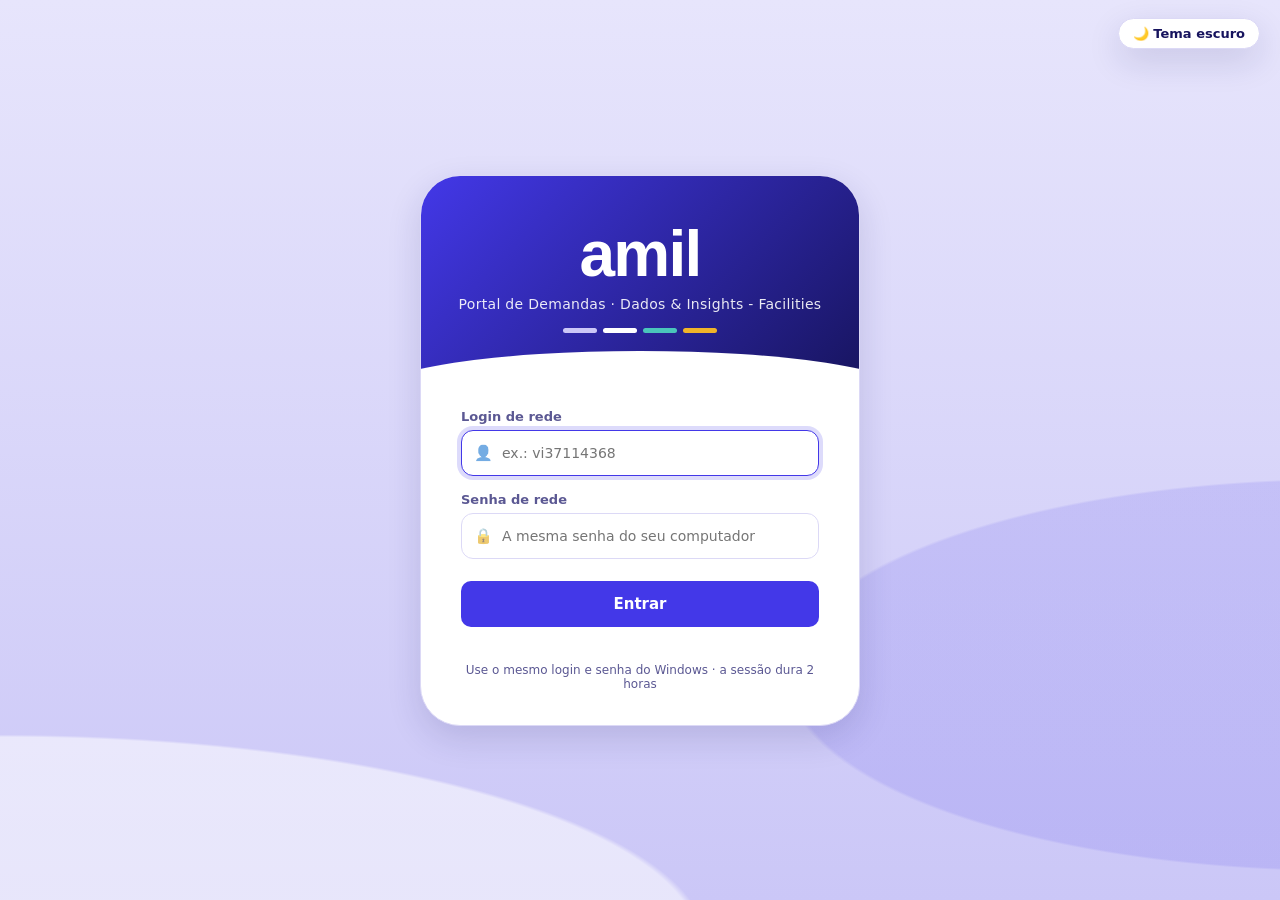
<file: index.html>
<!DOCTYPE html>
<html lang="pt-BR">
<head>
<meta charset="utf-8"><meta name="viewport" content="width=device-width, initial-scale=1">
<title>Login · Dados & Insights - Facilities</title>
<link rel="stylesheet" href="assets/style.css">
</head>
<body>
<div id="avisoArquivo" style="display:none;background:#D92D20;color:#fff;text-align:center;padding:14px;font-size:15px">
  ⚠ Você abriu o arquivo direto. Assim o portal fica em <b>modo teste</b> (sem e-mail e sem base compartilhada).<br>
  <a href="http://localhost:8080" style="color:#fff;font-weight:700;font-size:17px">👉 Clique aqui para abrir o portal correto: http://localhost:8080</a>
  <div style="font-size:12.5px;opacity:.9;margin-top:4px">Se não abrir, ligue antes o <b>iniciar_portal.bat</b>.</div>
</div>
<div class="login-bg">
  <button class="btn-tema login-tema" onclick="alternarTema()"></button>
  <div class="login-card">
    <div class="login-topo">
      <div class="logo">amil</div>
      <div class="sub">Portal de Demandas · Dados &amp; Insights - Facilities</div>
      <div class="login-faixa"><span style="background:var(--lav)"></span><span style="background:#fff"></span><span style="background:var(--teal)"></span><span style="background:var(--ouro)"></span></div>
    </div>
    <form class="login-corpo" id="frmLogin" onsubmit="return false">
      <div id="lgAviso" style="display:none;background:#FFF4E5;color:#8A4B00;border:1px solid #F5C27A;border-radius:10px;padding:9px 12px;font-size:13px;margin-bottom:14px;text-align:center"></div>
      <div class="campo"><label for="lgLogin">Login de rede</label>
        <div class="ico-inp"><span>👤</span><input id="lgLogin" autocomplete="username" placeholder="ex.: vi37114368" autofocus></div></div>
      <div class="campo"><label for="lgSenha">Senha de rede</label>
        <div class="ico-inp"><span>🔒</span><input id="lgSenha" type="password" autocomplete="current-password" placeholder="A mesma senha do seu computador"></div></div>
      <button class="btn" id="btnEntrar" type="submit">Entrar</button>
      <div class="login-erro" id="lgErro"></div>
      <div class="login-dica" id="lgDica"></div>
      <noscript><div class="aviso-js">Ative o JavaScript do navegador para usar o portal.</div></noscript>
    </form>
  </div>
</div>
<div id="modal"></div>
<script src="assets/dados.js"></script>
<script>
if (!MODO_REDE) document.getElementById("avisoArquivo").style.display = "block";
$("#lgDica").textContent = MODO_REDE ? "Use o mesmo login e senha do Windows · a sessão dura 2 horas" : "Modo teste local";
const q = new URLSearchParams(location.search), aviso = $("#lgAviso");
if (q.has("expirou")) { aviso.textContent = "⏱ Sua sessão expirou. Entre novamente com sua senha de rede."; aviso.style.display = "block"; }
if (q.has("saiu")) { aviso.textContent = "Você saiu do portal com segurança."; aviso.style.display = "block"; }
function destino(u) { return u.is_admin ? "quadro.html" : "formulario.html"; }
/* já logado e ainda dentro das 2 h? entra direto */
try {
  const s = sessao();
  if (s && MODO_REDE) {
    const r = reqSinc("GET", "api/sessao");
    if (r.status === 200) location.href = destino(s); else gravarSessao(null);
  }
} catch (e) { gravarSessao(null); }
$("#btnEntrar").onclick = () => {
  $("#lgErro").textContent = "";
  const b = $("#btnEntrar"); b.disabled = true; b.textContent = "Validando senha...";
  setTimeout(() => {
    try {
      const u = entrar($("#lgLogin").value, $("#lgSenha").value);
      if (!u.email || u.nome === u.matricula) abrirPerfil(true, s => location.href = destino(comFlags(s)));
      else location.href = destino(u);
    } catch (e) { $("#lgErro").textContent = e.message; $("#lgSenha").value = ""; $("#lgSenha").focus(); }
    b.disabled = false; b.textContent = "Entrar";
  }, 30);
};
</script>
</body>
</html>
</file>
<file: assets/style.css>
/* =====================================================================
   PALETA  (tema claro / tema escuro)
   Claro : lavanda #CBC7F7 | índigo #4338E8 | teal #4AC5BB | dourado #F0B429 | texto #17145E
   Escuro: lavanda acinz. #B8B4D6 | violeta claro #766BFF | teal #4AC5BB | dourado #F0B429 | texto #0F0D2E
   ===================================================================== */
:root, [data-tema="claro"] {
  --fundo:#CBC7F7; --fundo-2:#E7E5FC; --sup:#FFFFFF; --sup-2:#F6F5FE; --borda:#DCD9F6; --input:#FFFFFF;
  --texto:#17145E; --texto-2:#5B5893;
  --primaria:#4338E8; --on-primaria:#FFFFFF; --primaria-h:#3428d4;
  --teal:#4AC5BB; --on-teal:#0F0D59; --ouro:#F0B429; --on-ouro:#17145E; --lav:#CBC7F7; --on-lav:#17145E;
  --cab:#17145E; --on-cab:#FFFFFF; --erro:#D92D20;
  --sombra:0 12px 34px rgba(23,20,94,.14); --onda1:rgba(255,255,255,.55); --onda2:rgba(67,56,232,.13);
  --grade:rgba(23,20,94,.08);
}
[data-tema="escuro"] {
  --fundo:#0F0D2E; --fundo-2:#1A1748; --sup:#1C1950; --sup-2:#24215E; --borda:#373282; --input:#141238;
  --texto:#FFFFFF; --texto-2:#B8B4D6;
  --primaria:#766BFF; --on-primaria:#FFFFFF; --primaria-h:#8b82ff;
  --teal:#4AC5BB; --on-teal:#0F0D2E; --ouro:#F0B429; --on-ouro:#0F0D2E; --lav:#B8B4D6; --on-lav:#0F0D2E;
  --cab:#0A0920; --on-cab:#FFFFFF; --erro:#FF7A7A;
  --sombra:0 12px 34px rgba(0,0,0,.5); --onda1:rgba(118,107,255,.16); --onda2:rgba(74,197,187,.09);
  --grade:rgba(255,255,255,.08);
}

*{box-sizing:border-box}
html,body{margin:0;min-height:100%}
body{font-family:"Segoe UI",system-ui,Arial,sans-serif;color:var(--texto);background:var(--fundo);
  background-image:radial-gradient(130% 55% at 0% 105%, var(--onda1) 0 42%, transparent 42.5%),
                   radial-gradient(90% 45% at 105% 75%, var(--onda2) 0 48%, transparent 48.5%),
                   linear-gradient(180deg, var(--fundo-2), var(--fundo));
  background-attachment:fixed;transition:background-color .25s,color .25s}
input,select,textarea,button{font-family:inherit;font-size:14px;color:inherit}
.hidden{display:none!important}
.logo{font-family:"Segoe UI Semibold","Segoe UI",Arial,sans-serif;font-weight:700;letter-spacing:-1.8px;line-height:1}
.modo-local{background:var(--ouro);color:var(--on-ouro);font-size:12px;font-weight:600;text-align:center;padding:4px}
/* Quebra de textos longos (evita estourar caixas) */
.quebra,.tk-tit span:last-child,.tk-info,.dw-top h3,.caixa,.com,.grid div.i,.arq .nm{overflow-wrap:anywhere;word-break:break-word;min-width:0}

/* Botões */
.btn{background:var(--primaria);color:var(--on-primaria);border:0;border-radius:10px;padding:10px 20px;font-weight:600;cursor:pointer;transition:.15s}
.btn:hover{background:var(--primaria-h)} .btn:disabled{opacity:.6;cursor:wait}
.btn.sec{background:transparent;color:var(--texto);border:1.5px solid var(--borda)}
.btn.sec:hover{border-color:var(--primaria)}
.btn-tema{background:var(--sup);color:var(--texto);border:1.5px solid var(--borda);border-radius:30px;padding:7px 14px;cursor:pointer;font-size:13px;font-weight:600;box-shadow:var(--sombra)}
.btn-tema:hover{border-color:var(--primaria)}

/* ========== LOGIN ========== */
.login-bg{min-height:100vh;display:flex;align-items:center;justify-content:center;padding:24px;position:relative}
.login-tema{position:absolute;top:18px;right:20px}
.login-card{width:440px;max-width:100%;background:var(--sup);border-radius:40px;overflow:hidden;box-shadow:var(--sombra);border:1px solid var(--borda)}
.login-topo{background:linear-gradient(135deg,var(--primaria),var(--cab));color:#fff;text-align:center;padding:46px 30px 58px;position:relative}
.login-topo::after{content:"";position:absolute;left:-10%;right:-10%;bottom:-40px;height:80px;background:var(--sup);border-radius:50% 50% 0 0}
.login-topo .logo{font-size:64px;color:#fff}
.login-topo .sub{margin-top:10px;font-size:14px;opacity:.9;letter-spacing:.3px}
.login-faixa{display:flex;justify-content:center;gap:6px;margin-top:16px}
.login-faixa span{width:34px;height:5px;border-radius:5px}
.login-corpo{padding:18px 40px 34px;position:relative;z-index:1}
.campo{margin-bottom:16px}
.campo label{display:block;font-size:13px;font-weight:600;margin-bottom:6px;color:var(--texto-2)}
.campo .ico-inp{position:relative}
.campo .ico-inp span{position:absolute;left:13px;top:50%;transform:translateY(-50%);opacity:.6;font-size:15px}
.campo input{width:100%;height:46px;border:1.5px solid var(--borda);border-radius:12px;background:var(--input);padding:0 14px 0 40px;outline:none;transition:.15s}
.campo input:focus{border-color:var(--primaria);box-shadow:0 0 0 4px color-mix(in srgb,var(--primaria) 18%,transparent)}
.login-corpo .btn{width:100%;height:46px;font-size:15px;margin-top:6px}
.login-erro{color:var(--erro);min-height:20px;margin-top:12px;font-size:13.5px;text-align:center}
.login-dica{color:var(--texto-2);font-size:12px;text-align:center;margin-top:4px}
.aviso-js{background:#fff3f2;color:#b42318;padding:10px;border-radius:10px;margin-top:12px;font-size:13px;text-align:center}

/* ========== TOPO ========== */
.topo{background:var(--cab);color:var(--on-cab);height:58px;display:flex;align-items:center;justify-content:space-between;padding:0 22px;position:sticky;top:0;z-index:20;box-shadow:0 2px 10px rgba(0,0,0,.15)}
.topo-esq{display:flex;align-items:baseline;gap:12px}
.topo-esq .logo{font-size:26px;color:#fff}.topo-titulo{font-size:13px;opacity:.8}
#menu{display:flex;gap:4px}
#menu a{color:#fff;opacity:.75;padding:8px 14px;border-radius:8px;font-weight:600;text-decoration:none;font-size:14px}
#menu a.ativo{opacity:1;background:var(--primaria)} #menu a:hover{opacity:1}
.topo-dir{display:flex;gap:10px;align-items:center;font-size:13px}
.topo-dir .btn-tema{box-shadow:none;padding:5px 12px}
.lnk{background:none;border:1px solid rgba(255,255,255,.45);color:#fff;border-radius:8px;padding:5px 12px;cursor:pointer}

/* ========== FORMULÁRIO ========== */
.pagina-form{display:flex;justify-content:center;padding:28px 16px 70px}
.form-wrap{width:820px;max-width:100%}
.form-head{background:linear-gradient(120deg,var(--cab) 0%,var(--primaria) 100%);color:#fff;border-radius:18px 18px 0 0;padding:30px 34px 26px;position:relative;overflow:hidden}
.form-head::after{content:"";position:absolute;right:-60px;top:-60px;width:220px;height:220px;border-radius:50%;background:rgba(255,255,255,.07)}
.form-head .linha-topo{display:flex;justify-content:space-between;align-items:flex-start;gap:16px}
.form-head h1{margin:0;font-weight:300;font-size:32px;line-height:1.15}
.form-head .logo{font-size:40px;color:#fff}
.form-head p{margin:14px 0 0;font-size:13.5px;line-height:1.5;opacity:.92;max-width:600px}
.form-faixa{height:6px;display:flex}.form-faixa span{flex:1}
.form-corpo{background:var(--sup);border-radius:0 0 18px 18px;padding:22px 34px 30px;box-shadow:var(--sombra);border:1px solid var(--borda);border-top:0}
.ola{font-size:13px;color:var(--texto-2);margin-bottom:4px}.obrig{font-size:12.5px;color:var(--erro);margin-bottom:10px}
.q{padding:20px 22px;margin-top:14px;border-radius:14px;background:var(--sup-2);border:1.5px solid transparent;transition:.2s;position:relative}
.q:focus-within{border-color:var(--primaria)}
.q::before{content:"";position:absolute;left:0;top:16px;bottom:16px;width:4px;border-radius:4px;background:transparent;transition:.2s}
.q:focus-within::before{background:var(--primaria)}
.q.nova{animation:surgir .35s ease}
@keyframes surgir{from{opacity:0;transform:translateY(-6px)}to{opacity:1;transform:none}}
.q-tit{font-size:16px;font-weight:600;margin-bottom:4px}.q-tit .ast{color:var(--erro)}
.q-sub{font-size:12.5px;color:var(--texto-2);margin-bottom:10px;line-height:1.45}
.q-tit + .dd, .q-tit + .inp{margin-top:10px}
.q.erro{border-color:var(--erro)}
.q .msg-erro{color:var(--erro);font-size:12.5px;margin-top:8px;display:none}.q.erro .msg-erro{display:block}
.inp{width:100%;border:1.5px solid var(--borda);border-radius:10px;padding:11px 14px;background:var(--input);outline:none;transition:.15s}
textarea.inp{resize:vertical;min-height:90px;line-height:1.45}
.inp:focus{border-color:var(--primaria);box-shadow:0 0 0 4px color-mix(in srgb,var(--primaria) 16%,transparent)}
.inp::placeholder{color:var(--texto-2);opacity:.75}
.dd{position:relative}
.dd-campo{height:46px;display:flex;align-items:center;justify-content:space-between;padding:0 8px 0 14px;cursor:pointer;user-select:none;
  background:var(--input);border:1.5px solid var(--borda);border-radius:10px;transition:.15s}
.dd-campo:hover,.dd.aberto .dd-campo{border-color:var(--primaria)}
.dd-valor.vazio{color:var(--texto-2);opacity:.8}
.dd-seta{width:30px;height:30px;border-radius:50%;background:var(--primaria);display:grid;place-items:center;transition:transform .2s}
.dd-seta::after{content:"";width:8px;height:8px;border-right:2.5px solid #fff;border-bottom:2.5px solid #fff;transform:translateY(-2px) rotate(45deg)}
.dd.aberto .dd-seta{transform:rotate(180deg)}
.dd-painel{display:none;position:absolute;left:0;right:0;top:calc(100% + 6px);background:var(--sup);z-index:15;padding:8px;
  border-radius:12px;box-shadow:var(--sombra);border:1px solid var(--borda);max-height:340px;overflow:auto}
.dd.aberto .dd-painel{display:block}
.op{display:flex;align-items:center;gap:12px;padding:10px 10px;cursor:pointer;border-radius:8px;font-size:14px}
.op:hover{background:var(--sup-2)}
.op input{appearance:none;-webkit-appearance:none;width:20px;height:20px;border:2px solid var(--texto-2);border-radius:50%;margin:0;display:grid;place-items:center;cursor:pointer;flex-shrink:0}
.op input:checked{border-color:var(--primaria)}
.op input:checked::after{content:"";width:10px;height:10px;border-radius:50%;background:var(--primaria)}
.drop{border:2px dashed var(--borda);border-radius:12px;padding:18px;text-align:center;transition:.15s;background:var(--input)}
.drop.sobre{border-color:var(--primaria);background:color-mix(in srgb,var(--primaria) 8%,var(--input))}
.drop .btn{display:inline-flex;align-items:center;gap:8px}
.drop small{display:block;color:var(--texto-2);font-size:11.5px;margin-top:10px;line-height:1.5}
.arqs{display:flex;flex-wrap:wrap;gap:8px;margin-top:12px}
.arq{display:flex;align-items:center;gap:8px;background:var(--sup);border:1px solid var(--borda);border-radius:10px;padding:6px 8px 6px 6px;font-size:12.5px;max-width:260px}
.arq img,.arq .ic{width:38px;height:38px;border-radius:6px;object-fit:cover;flex-shrink:0;display:grid;place-items:center;background:var(--lav);color:var(--on-lav);font-size:11px;font-weight:700}
.arq .nm{overflow:hidden;text-overflow:ellipsis;white-space:nowrap}.arq .tm{color:var(--texto-2);font-size:11px}
.arq button{background:none;border:0;color:var(--texto-2);font-size:18px;cursor:pointer;padding:0 2px}
.arq button:hover{color:var(--erro)}
.form-rodape{display:flex;justify-content:space-between;align-items:center;margin-top:24px;gap:12px;flex-wrap:wrap}
.retorno{font-size:12.5px;color:var(--texto-2)}.retorno a{color:var(--primaria)}
.form-erro{color:var(--erro);font-size:13.5px;min-height:18px;margin-top:10px;text-align:right}

/* ========== QUADRO ========== */
.planner{min-height:calc(100vh - 82px);padding:18px 26px 40px}
.planner-cab{display:flex;justify-content:space-between;align-items:center;flex-wrap:wrap;gap:12px;margin-bottom:14px}
.planner-titulo{display:flex;align-items:center;gap:10px;font-size:18px;font-weight:700}
.ico-plano{background:var(--primaria);color:#fff;border-radius:6px;width:24px;height:24px;display:grid;place-items:center;font-size:12px}
.planner-filtros{display:flex;gap:8px;flex-wrap:wrap;align-items:center}
.planner-filtros input,.planner-filtros select{background:var(--sup);border:1px solid var(--borda);border-radius:18px;padding:7px 12px}
.planner-filtros input{width:220px}
.pl-btn{background:var(--sup);border:1px solid var(--borda);border-radius:18px;padding:7px 14px;cursor:pointer;text-decoration:none;font-size:13px;color:var(--texto);display:inline-block}
.pl-btn:hover,.pl-btn.ativo{border-color:var(--primaria)} .pl-btn.ativo{background:var(--primaria);color:#fff}
.kpis{display:flex;gap:10px;flex-wrap:wrap;margin-bottom:18px;align-items:stretch}
.kpi{background:var(--sup);border:1px solid var(--borda);border-radius:12px;padding:9px 16px;font-size:12px;color:var(--texto-2);border-top:4px solid var(--primaria)}
.kpi b{display:block;font-size:21px;color:var(--texto)}
.kpi:nth-child(2){border-top-color:var(--lav)}.kpi:nth-child(3){border-top-color:var(--ouro)}.kpi:nth-child(4){border-top-color:var(--teal)}
.board{display:flex;gap:16px;overflow-x:auto;padding-bottom:14px;align-items:flex-start}
.col{min-width:262px;width:262px;flex-shrink:0;border-radius:14px;padding:8px;min-height:320px;background:color-mix(in srgb,var(--sup) 45%,transparent)}
.col.drag{outline:2px dashed var(--primaria)}
.col-h{font-weight:700;font-size:15px;padding:4px 6px 12px;display:flex;justify-content:space-between;align-items:center}
.col-h small{background:var(--sup);border-radius:20px;padding:1px 9px;color:var(--texto-2);font-weight:600}
.tk{background:var(--sup);border:1px solid var(--borda);border-radius:12px;margin-bottom:10px;cursor:pointer;box-shadow:0 2px 6px rgba(0,0,0,.08);transition:.15s;overflow:hidden}
.tk:hover{border-color:var(--primaria);transform:translateY(-1px)} .tk.dragging{opacity:.4}
.tk-corpo{padding:12px 14px 10px}
.tag{display:inline-block;font-size:11px;font-weight:700;padding:3px 9px;border-radius:6px;margin-bottom:8px;max-width:100%;overflow:hidden;text-overflow:ellipsis;white-space:nowrap;vertical-align:middle}
.tag-primaria{background:var(--primaria);color:var(--on-primaria)}.tag-teal{background:var(--teal);color:var(--on-teal)}
.tag-ouro{background:var(--ouro);color:var(--on-ouro)}.tag-lavanda{background:var(--lav);color:var(--on-lav)}
.tag-neutro{background:var(--sup-2);color:var(--texto);border:1px solid var(--borda)}
.tk-tit{display:flex;gap:10px;font-size:13.5px;line-height:1.35;font-weight:600}
.tk-tit span:last-child{display:-webkit-box;-webkit-line-clamp:3;-webkit-box-orient:vertical;overflow:hidden}
.circ{width:16px;height:16px;min-width:16px;border:2px solid var(--texto-2);border-radius:50%;margin-top:1px}
.tk.concl .circ{background:var(--teal);border-color:var(--teal)}
.tk.concl .tk-tit span:last-child{text-decoration:line-through;color:var(--texto-2)}
.tk-info{color:var(--texto-2);font-size:12.3px;line-height:1.55;margin:8px 0 0 26px}
.tk-info b{color:var(--texto);font-weight:600}
.tk-seg{display:inline-block;margin-top:4px;background:var(--sup-2);border:1px solid var(--borda);border-radius:6px;padding:1px 7px;font-size:11.5px;color:var(--texto);max-width:100%}
.tk-pri{color:var(--erro);font-weight:900;margin:6px 0 0 26px;font-size:15px}
.tk-rod{border-top:1px solid var(--borda);padding:8px 12px;display:flex;justify-content:space-between;align-items:center;font-size:11.5px;color:var(--texto-2)}
.avatar{width:27px;height:27px;border-radius:50%;background:var(--primaria);color:#fff;display:grid;place-items:center;font-size:11px;font-weight:700;flex-shrink:0}
.avatar.vazio{background:transparent;border:1.5px dashed var(--texto-2);color:var(--texto-2)}
.concl-toggle{display:flex;justify-content:space-between;padding:8px 8px;cursor:pointer;font-size:13px;margin-bottom:8px;background:var(--sup);border-radius:10px}
.vazio-col{color:var(--texto-2);font-size:12px;padding:4px 6px}
.alerta{background:var(--ouro);color:var(--on-ouro);padding:10px 14px;border-radius:12px;font-size:13px;display:flex;align-items:center}

/* ========== DETALHE ========== */
.overlay{position:fixed;inset:0;background:rgba(10,9,32,.55);display:flex;justify-content:flex-end;z-index:50}
.drawer{background:var(--sup);width:700px;max-width:100%;height:100%;overflow:auto;padding:26px 28px}
.dw-top{display:flex;justify-content:space-between;gap:10px}
.dw-top>div{min-width:0}
.dw-top h3{margin:6px 0 6px;font-size:20px}.dw-prot{color:var(--texto-2);font-size:12px;font-weight:600}
.x{background:none;border:0;color:var(--texto-2);font-size:28px;cursor:pointer}
.sec{margin-top:22px}.sec h4{margin:0 0 8px;font-size:12px;color:var(--texto-2);text-transform:uppercase;letter-spacing:.6px}
.grid{display:grid;grid-template-columns:repeat(2,minmax(0,1fr));gap:10px}
.grid div.i{background:var(--sup-2);border-radius:10px;padding:9px 12px;font-size:13px}.grid div.i b{display:block;font-size:11px;color:var(--texto-2);font-weight:600}
.caixa{white-space:pre-wrap;background:var(--sup-2);border-radius:10px;padding:12px 14px;font-size:13.5px;line-height:1.5}
.adm{background:color-mix(in srgb,var(--primaria) 9%,var(--sup));border:1px solid color-mix(in srgb,var(--primaria) 35%,transparent);border-radius:12px;padding:14px;display:grid;grid-template-columns:repeat(2,minmax(0,1fr));gap:10px}
.adm label{font-size:12px;font-weight:600;color:var(--texto-2);display:flex;flex-direction:column;gap:4px}
.adm input,.adm select,.adm textarea,.dw-com textarea{background:var(--input);border:1.5px solid var(--borda);border-radius:8px;padding:8px 10px}
.adm .full{grid-column:span 2}
.com{background:var(--sup-2);border-radius:10px;padding:10px 12px;margin-bottom:8px;font-size:13.5px}
.com.dados{border-left:4px solid var(--primaria)}.com.solic{border-left:4px solid var(--teal)}
.com .h{font-size:11.5px;color:var(--texto-2);margin-bottom:4px}
.tl div{font-size:12px;padding:3px 0 3px 12px;border-left:2px solid var(--borda);color:var(--texto-2)}
.anexos-lista{display:flex;flex-wrap:wrap;gap:8px}
.anexos-lista a.arq{text-decoration:none;color:var(--texto)}
.anexos-lista a.arq:hover{border-color:var(--primaria)}
.center{position:fixed;inset:0;background:rgba(10,9,32,.55);display:grid;place-items:center;z-index:60}
.box{background:var(--sup);border-radius:18px;padding:28px;width:430px;max-width:92%;box-shadow:var(--sombra)}
.box h3{margin:0 0 6px;color:var(--primaria)}.box p{color:var(--texto-2);font-size:14px;margin:0 0 16px;line-height:1.5}
.box input{width:100%;border:1.5px solid var(--borda);background:var(--input);border-radius:10px;padding:10px 12px;margin-bottom:12px;outline:none}
.box input:focus{border-color:var(--primaria)}
.toast{position:fixed;bottom:26px;left:50%;transform:translateX(-50%);background:var(--cab);color:#fff;padding:12px 20px;border-radius:10px;z-index:99;font-size:14px;box-shadow:var(--sombra)}

/* ========== ANÁLISES ========== */
.an{padding:20px 26px 50px;max-width:1500px;margin:0 auto}
.an-hero{background:linear-gradient(120deg,var(--cab) 0%,var(--primaria) 70%,var(--teal) 140%);color:#fff;border-radius:22px;padding:26px 30px;position:relative;overflow:hidden;box-shadow:var(--sombra)}
.an-hero::before{content:"";position:absolute;right:-80px;top:-90px;width:300px;height:300px;border-radius:50%;background:rgba(255,255,255,.08)}
.an-hero::after{content:"";position:absolute;right:140px;bottom:-120px;width:220px;height:220px;border-radius:50%;background:rgba(240,180,41,.18)}
.an-hero h1{margin:0;font-size:28px;font-weight:300}.an-hero h1 b{font-weight:700}
.an-hero p{margin:6px 0 0;opacity:.85;font-size:13.5px}
.an-ctrl{display:flex;gap:8px;flex-wrap:wrap;margin-top:18px;position:relative;z-index:1;align-items:center}
.an-ctrl .seg{display:flex;background:rgba(255,255,255,.14);border-radius:30px;padding:3px}
.an-ctrl .seg button{background:none;border:0;color:#fff;padding:6px 14px;border-radius:30px;cursor:pointer;font-weight:600;font-size:12.5px;opacity:.85}
.an-ctrl .seg button.ativo{background:#fff;color:var(--cab);opacity:1}
.an-ctrl select{background:rgba(255,255,255,.14);color:#fff;border:0;border-radius:30px;padding:8px 14px;font-weight:600}
.an-ctrl select option{color:#17145E}
.an-insight{display:flex;gap:10px;flex-wrap:wrap;margin-top:16px;position:relative;z-index:1}
.an-insight span{background:rgba(255,255,255,.13);border:1px solid rgba(255,255,255,.2);border-radius:30px;padding:6px 12px;font-size:12.5px}
.an-kpis{display:grid;grid-template-columns:repeat(6,minmax(0,1fr));gap:14px;margin:18px 0}
.ak{background:var(--sup);border:1px solid var(--borda);border-radius:18px;padding:14px 16px 10px;box-shadow:var(--sombra);position:relative;overflow:hidden}
.ak .l{font-size:12px;color:var(--texto-2);font-weight:600;display:flex;align-items:center;gap:6px}
.ak .l i{width:8px;height:8px;border-radius:50%;display:inline-block}
.ak .v{font-size:30px;font-weight:700;margin:4px 0 0;letter-spacing:-.5px}.ak .v small{font-size:13px;font-weight:600;color:var(--texto-2);margin-left:3px}
.ak .d{font-size:11.5px;color:var(--texto-2);min-height:15px}
.ak svg{display:block;width:100%;height:34px;margin-top:4px}
.an-grid{display:grid;grid-template-columns:repeat(12,minmax(0,1fr));gap:16px}
.pn{background:var(--sup);border:1px solid var(--borda);border-radius:20px;padding:18px 20px;box-shadow:var(--sombra);min-width:0;animation:surgir .45s ease both}
.pn h3{margin:0;font-size:15px}.pn .sub{font-size:12px;color:var(--texto-2);margin:3px 0 12px}
.c3{grid-column:span 3}.c4{grid-column:span 4}.c5{grid-column:span 5}.c6{grid-column:span 6}.c7{grid-column:span 7}.c8{grid-column:span 8}.c12{grid-column:span 12}
.pn svg{display:block;width:100%;overflow:visible}
.pn svg text{fill:var(--texto-2);font-size:11px;font-family:inherit}
.pn svg .lbl{fill:var(--texto);font-weight:600}
.pn svg .gr{stroke:var(--grade)}
.leg{display:flex;flex-wrap:wrap;gap:6px 14px;font-size:12px;color:var(--texto-2);margin-top:8px}
.leg i{width:10px;height:10px;border-radius:3px;display:inline-block;margin-right:5px;vertical-align:-1px}
.donut-wrap{display:flex;align-items:center;gap:16px}
.donut-wrap svg{width:170px;flex-shrink:0}
.donut-wrap .leg{flex-direction:column;gap:7px;margin:0}
.donut-wrap .leg b{color:var(--texto);margin-left:4px}
.hbar{display:grid;grid-template-columns:minmax(80px,150px) 1fr 44px;align-items:center;gap:10px;margin:7px 0;font-size:12.5px}
.hbar .n{overflow:hidden;text-overflow:ellipsis;white-space:nowrap}
.hbar .t{height:12px;background:var(--sup-2);border-radius:20px;overflow:hidden}
.hbar .t i{display:block;height:100%;border-radius:20px;animation:crescer .8s ease both}
.hbar .qt{text-align:right;font-weight:700}
@keyframes crescer{from{width:0!important}}
.tab-an{width:100%;border-collapse:collapse;font-size:12.5px}
.tab-an th{text-align:left;color:var(--texto-2);font-weight:600;font-size:11.5px;text-transform:uppercase;letter-spacing:.4px;padding:8px 8px;border-bottom:1px solid var(--borda)}
.tab-an td{padding:9px 8px;border-bottom:1px solid var(--borda);vertical-align:middle}
.tab-an tr:last-child td{border-bottom:0}
.tab-an .pessoa{display:flex;align-items:center;gap:8px;font-weight:600}
.mini{height:8px;background:var(--sup-2);border-radius:10px;overflow:hidden;min-width:70px}.mini i{display:block;height:100%;background:var(--teal);border-radius:10px}
.chip{display:inline-block;border-radius:20px;padding:2px 9px;font-size:11.5px;font-weight:700}
.funil .et{display:grid;grid-template-columns:150px 1fr 80px;gap:10px;align-items:center;margin:9px 0;font-size:12.5px}
.funil .bar{height:26px;border-radius:8px;display:flex;align-items:center;padding-left:10px;color:#fff;font-weight:700;font-size:12px;animation:crescer .8s ease both;min-width:34px}
.heat{display:grid;grid-template-columns:38px repeat(24,minmax(0,1fr));gap:3px;font-size:10px;color:var(--texto-2)}
.heat div.h{aspect-ratio:1;border-radius:4px;background:var(--sup-2)}
.heat .lb{display:flex;align-items:center}
.heat .hr{text-align:center}
.vazio-an{padding:40px;text-align:center;color:var(--texto-2)}
.tip{position:fixed;pointer-events:none;background:var(--cab);color:#fff;padding:7px 11px;border-radius:8px;font-size:12px;z-index:90;box-shadow:var(--sombra);white-space:nowrap;opacity:0;transition:opacity .12s}
@media(max-width:1200px){.an-kpis{grid-template-columns:repeat(3,minmax(0,1fr))}.c3,.c4,.c5{grid-column:span 6}.c7,.c8{grid-column:span 12}}
@media(max-width:760px){.form-head h1{font-size:24px}.form-corpo{padding:18px}.login-corpo{padding:18px 24px 28px}
  #menu a{padding:6px 8px;font-size:12px}.topo-titulo{display:none}.an-kpis{grid-template-columns:repeat(2,minmax(0,1fr))}.c3,.c4,.c5,.c6{grid-column:span 12}}

/* ========== DESTINO (MIS × Facilities) ========== */
.destinos{display:grid;grid-template-columns:repeat(2,minmax(0,1fr));gap:12px;margin-top:10px}
.dest{display:flex;gap:14px;align-items:center;padding:16px 18px;border-radius:14px;border:2px solid var(--borda);background:var(--input);cursor:pointer;transition:.15s;text-align:left;color:var(--texto)}
.dest:hover{border-color:var(--primaria);transform:translateY(-1px)}
.dest.ativo{border-color:var(--primaria);background:color-mix(in srgb,var(--primaria) 10%,var(--input));box-shadow:0 0 0 4px color-mix(in srgb,var(--primaria) 14%,transparent)}
.dest .ic{font-size:24px;width:46px;height:46px;min-width:46px;border-radius:12px;display:grid;place-items:center;background:var(--sup-2)}
.dest b{display:block;font-size:15px}.dest small{display:block;color:var(--texto-2);font-size:12px;margin-top:2px;line-height:1.35}
.radios{display:flex;flex-direction:column;gap:2px;margin-top:8px}
.secao-fac{margin-top:22px;padding:4px 4px 0;font-size:20px;font-weight:600;color:var(--primaria);border-bottom:2px solid var(--borda);padding-bottom:8px}
.drop-btns{display:flex;gap:10px;justify-content:center;flex-wrap:wrap}
.tag-dest{display:inline-block;font-size:10.5px;font-weight:700;padding:2px 7px;border-radius:6px;margin:0 0 8px 4px;vertical-align:middle;border:1px solid var(--borda);color:var(--texto-2)}
.tag-dest.fac{border-color:var(--teal);color:var(--teal)}
/* ========== TMA ========== */
.tma-kpis{display:grid;grid-template-columns:repeat(5,minmax(0,1fr));gap:12px;margin-bottom:16px}
.tma-k{background:var(--sup-2);border-radius:14px;padding:12px 14px;border-left:4px solid var(--primaria)}
.tma-k .l{font-size:12px;color:var(--texto-2);font-weight:600}.tma-k .v{font-size:24px;font-weight:700;margin-top:2px}
.tma-k .v small{font-size:12px;color:var(--texto-2);margin-left:3px}.tma-k .d{font-size:11.5px;color:var(--texto-2)}
.tma-grid{display:grid;grid-template-columns:minmax(0,7fr) minmax(0,5fr);gap:20px}
@media(max-width:1000px){.tma-grid,.destinos{grid-template-columns:1fr}.tma-kpis{grid-template-columns:repeat(2,minmax(0,1fr))}}

/* ========== topo: rede + nível de acesso ========== */
#menu a,.btn-tema,.topo-dir #uNome{white-space:nowrap}
.selo-nivel{background:rgba(255,255,255,.14);border:1px solid rgba(255,255,255,.3);border-radius:20px;padding:3px 10px;font-size:11.5px;font-weight:600;white-space:nowrap}
@media(max-width:1400px){.selo-nivel{display:none}}
</file>
